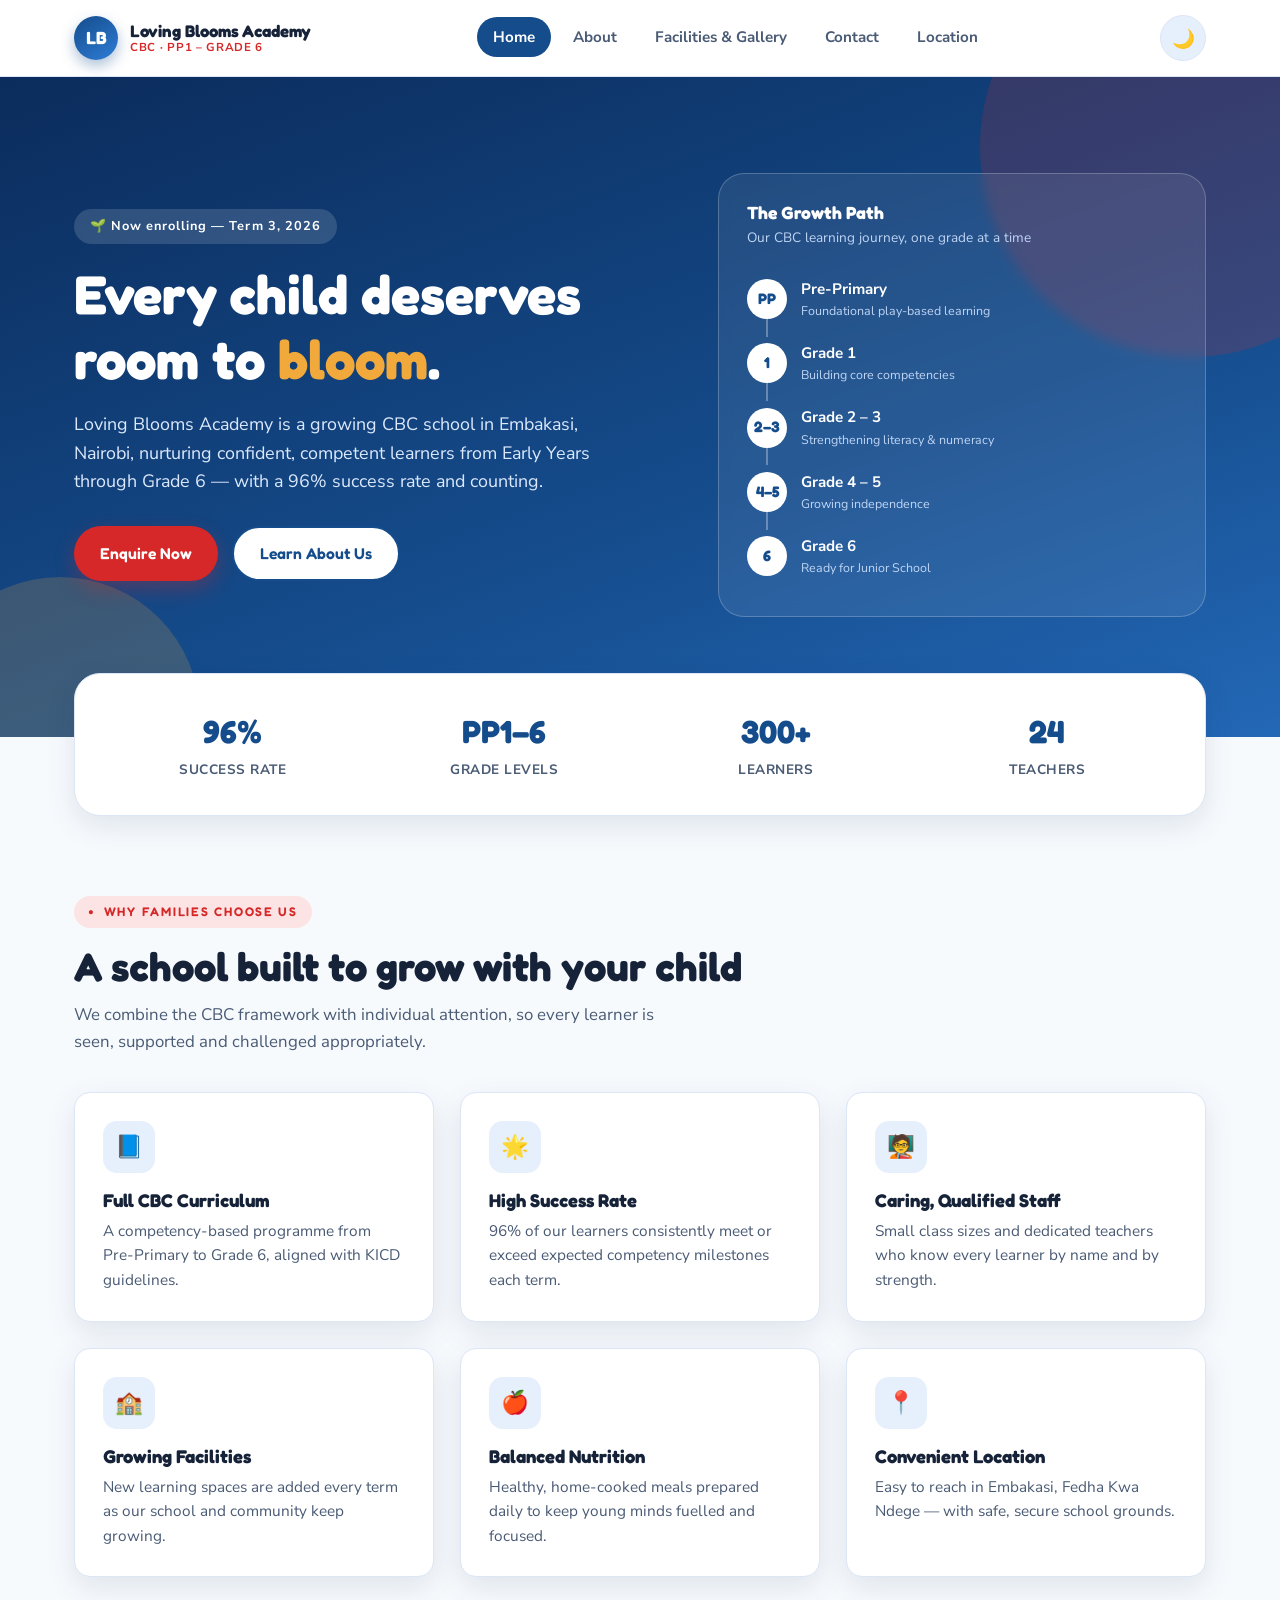
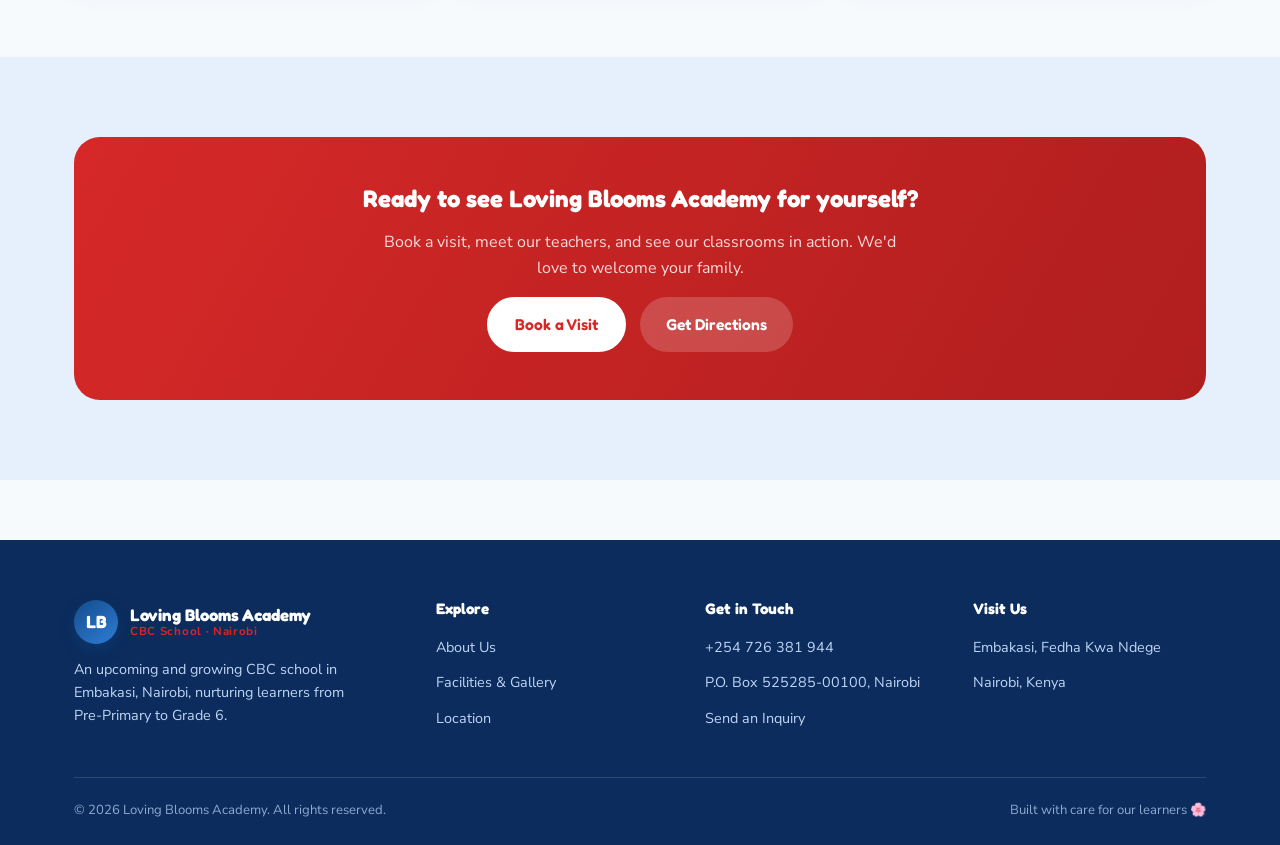
<file: LovingBloomsAcademy/html/index.html>
<!DOCTYPE html>
<html lang="en">
<head>
<meta charset="UTF-8">
<meta name="viewport" content="width=device-width, initial-scale=1.0">
<title>Loving Blooms Academy — CBC School in Embakasi, Nairobi</title>
<meta name="description" content="Loving Blooms Academy is a growing CBC school in Embakasi, Fedha Kwa Ndege, Nairobi, offering Early Years to Grade 6 with a high success rate.">
<link rel="stylesheet" href="../css/style.css">
</head>
<body>

<!-- ===================== HEADER / NAV ===================== -->
<header class="site-header">
  <nav class="navbar container">
    <a href="index.html" class="brand">
      <div class="brand-mark">LB</div>
      <div class="brand-text">
        <strong>Loving Blooms Academy</strong>
        <span>CBC · PP1 – GRADE 6</span>
      </div>
    </a>

    <ul class="nav-links">
      <li><a href="index.html" class="active">Home</a></li>
      <li><a href="about.html">About</a></li>
      <li><a href="facilities.html">Facilities &amp; Gallery</a></li>
      <li><a href="contact.html">Contact</a></li>
      <li><a href="location.html">Location</a></li>
    </ul>

    <div class="nav-actions">
      <button class="theme-toggle" aria-label="Switch to dark mode">🌙</button>
      <button class="nav-toggle" aria-label="Open menu" aria-expanded="false">
        <span></span><span></span><span></span>
      </button>
    </div>
  </nav>
</header>

<!-- ===================== HERO ===================== -->
<section class="hero">
  <div class="container hero-grid">
    <div>
      <div class="hero-eyebrow">🌱 Now enrolling — Term 3, 2026</div>
      <h1>Every child deserves room to <em>bloom</em>.</h1>
      <p>Loving Blooms Academy is a growing CBC school in Embakasi, Nairobi, nurturing confident, competent learners from Early Years through Grade 6 — with a 96% success rate and counting.</p>
      <div class="hero-actions">
        <a href="contact.html" class="btn btn-primary">Enquire Now</a>
        <a href="about.html" class="btn btn-secondary">Learn About Us</a>
      </div>
    </div>

    <div class="grade-path">
      <h3>The Growth Path</h3>
      <p class="small">Our CBC learning journey, one grade at a time</p>
      <div class="path-track">
        <div class="path-step"><div class="path-node">PP</div><div class="path-label">Pre-Primary<span>Foundational play-based learning</span></div></div>
        <div class="path-step"><div class="path-node">1</div><div class="path-label">Grade 1<span>Building core competencies</span></div></div>
        <div class="path-step"><div class="path-node">2–3</div><div class="path-label">Grade 2 – 3<span>Strengthening literacy &amp; numeracy</span></div></div>
        <div class="path-step"><div class="path-node">4–5</div><div class="path-label">Grade 4 – 5<span>Growing independence</span></div></div>
        <div class="path-step"><div class="path-node">6</div><div class="path-label">Grade 6<span>Ready for Junior School</span></div></div>
      </div>
    </div>
  </div>
</section>

<div class="container">
  <div class="stat-strip" data-stats>
    <!-- populated by main.js from data/school-data.json -->
    <div class="stat"><strong>96%</strong><span>Success Rate</span></div>
    <div class="stat"><strong>PP1–6</strong><span>Grade Levels</span></div>
    <div class="stat"><strong>300+</strong><span>Learners</span></div>
    <div class="stat"><strong>24</strong><span>Teachers</span></div>
  </div>
</div>

<!-- ===================== WHY US ===================== -->
<section class="section">
  <div class="container">
    <span class="eyebrow">Why families choose us</span>
    <h2 class="section-title">A school built to grow with your child</h2>
    <p class="section-lede">We combine the CBC framework with individual attention, so every learner is seen, supported and challenged appropriately.</p>

    <div class="grid grid-3" style="margin-top:36px;">
      <div class="card reveal">
        <div class="icon-badge">📘</div>
        <h3>Full CBC Curriculum</h3>
        <p>A competency-based programme from Pre-Primary to Grade 6, aligned with KICD guidelines.</p>
      </div>
      <div class="card reveal">
        <div class="icon-badge">🌟</div>
        <h3>High Success Rate</h3>
        <p>96% of our learners consistently meet or exceed expected competency milestones each term.</p>
      </div>
      <div class="card reveal">
        <div class="icon-badge">🧑‍🏫</div>
        <h3>Caring, Qualified Staff</h3>
        <p>Small class sizes and dedicated teachers who know every learner by name and by strength.</p>
      </div>
      <div class="card reveal">
        <div class="icon-badge">🏫</div>
        <h3>Growing Facilities</h3>
        <p>New learning spaces are added every term as our school and community keep growing.</p>
      </div>
      <div class="card reveal">
        <div class="icon-badge">🍎</div>
        <h3>Balanced Nutrition</h3>
        <p>Healthy, home-cooked meals prepared daily to keep young minds fuelled and focused.</p>
      </div>
      <div class="card reveal">
        <div class="icon-badge">📍</div>
        <h3>Convenient Location</h3>
        <p>Easy to reach in Embakasi, Fedha Kwa Ndege — with safe, secure school grounds.</p>
      </div>
    </div>
  </div>
</section>

<!-- ===================== CTA ===================== -->
<section class="section alt">
  <div class="container">
    <div class="cta-band">
      <h2>Ready to see Loving Blooms Academy for yourself?</h2>
      <p>Book a visit, meet our teachers, and see our classrooms in action. We'd love to welcome your family.</p>
      <div class="hero-actions">
        <a href="contact.html" class="btn btn-secondary">Book a Visit</a>
        <a href="location.html" class="btn" style="background:rgba(255,255,255,.18); color:#fff;">Get Directions</a>
      </div>
    </div>
  </div>
</section>

<!-- ===================== FOOTER ===================== -->
<footer class="site-footer">
  <div class="container">
    <div class="footer-grid">
      <div>
        <div class="brand" style="margin-bottom:14px;">
          <div class="brand-mark">LB</div>
          <div class="brand-text"><strong style="color:#fff;">Loving Blooms Academy</strong><span>CBC School · Nairobi</span></div>
        </div>
        <p style="color:#BFD5F5; font-size:.9rem; max-width:280px;">An upcoming and growing CBC school in Embakasi, Nairobi, nurturing learners from Pre-Primary to Grade 6.</p>
      </div>
      <div>
        <h4>Explore</h4>
        <ul>
          <li><a href="about.html">About Us</a></li>
          <li><a href="facilities.html">Facilities &amp; Gallery</a></li>
          <li><a href="location.html">Location</a></li>
        </ul>
      </div>
      <div>
        <h4>Get in Touch</h4>
        <ul>
          <li><a href="tel:+254726381944">+254 726 381 944</a></li>
          <li><a href="contact.html">P.O. Box 525285-00100, Nairobi</a></li>
          <li><a href="contact.html">Send an Inquiry</a></li>
        </ul>
      </div>
      <div>
        <h4>Visit Us</h4>
        <ul>
          <li><a href="location.html">Embakasi, Fedha Kwa Ndege</a></li>
          <li><a href="location.html">Nairobi, Kenya</a></li>
        </ul>
      </div>
    </div>
    <div class="footer-bottom">
      <span>© 2026 Loving Blooms Academy. All rights reserved.</span>
      <span>Built with care for our learners 🌸</span>
    </div>
  </div>
</footer>

<script src="../js/main.js"></script>
</body>
</html>
</file>
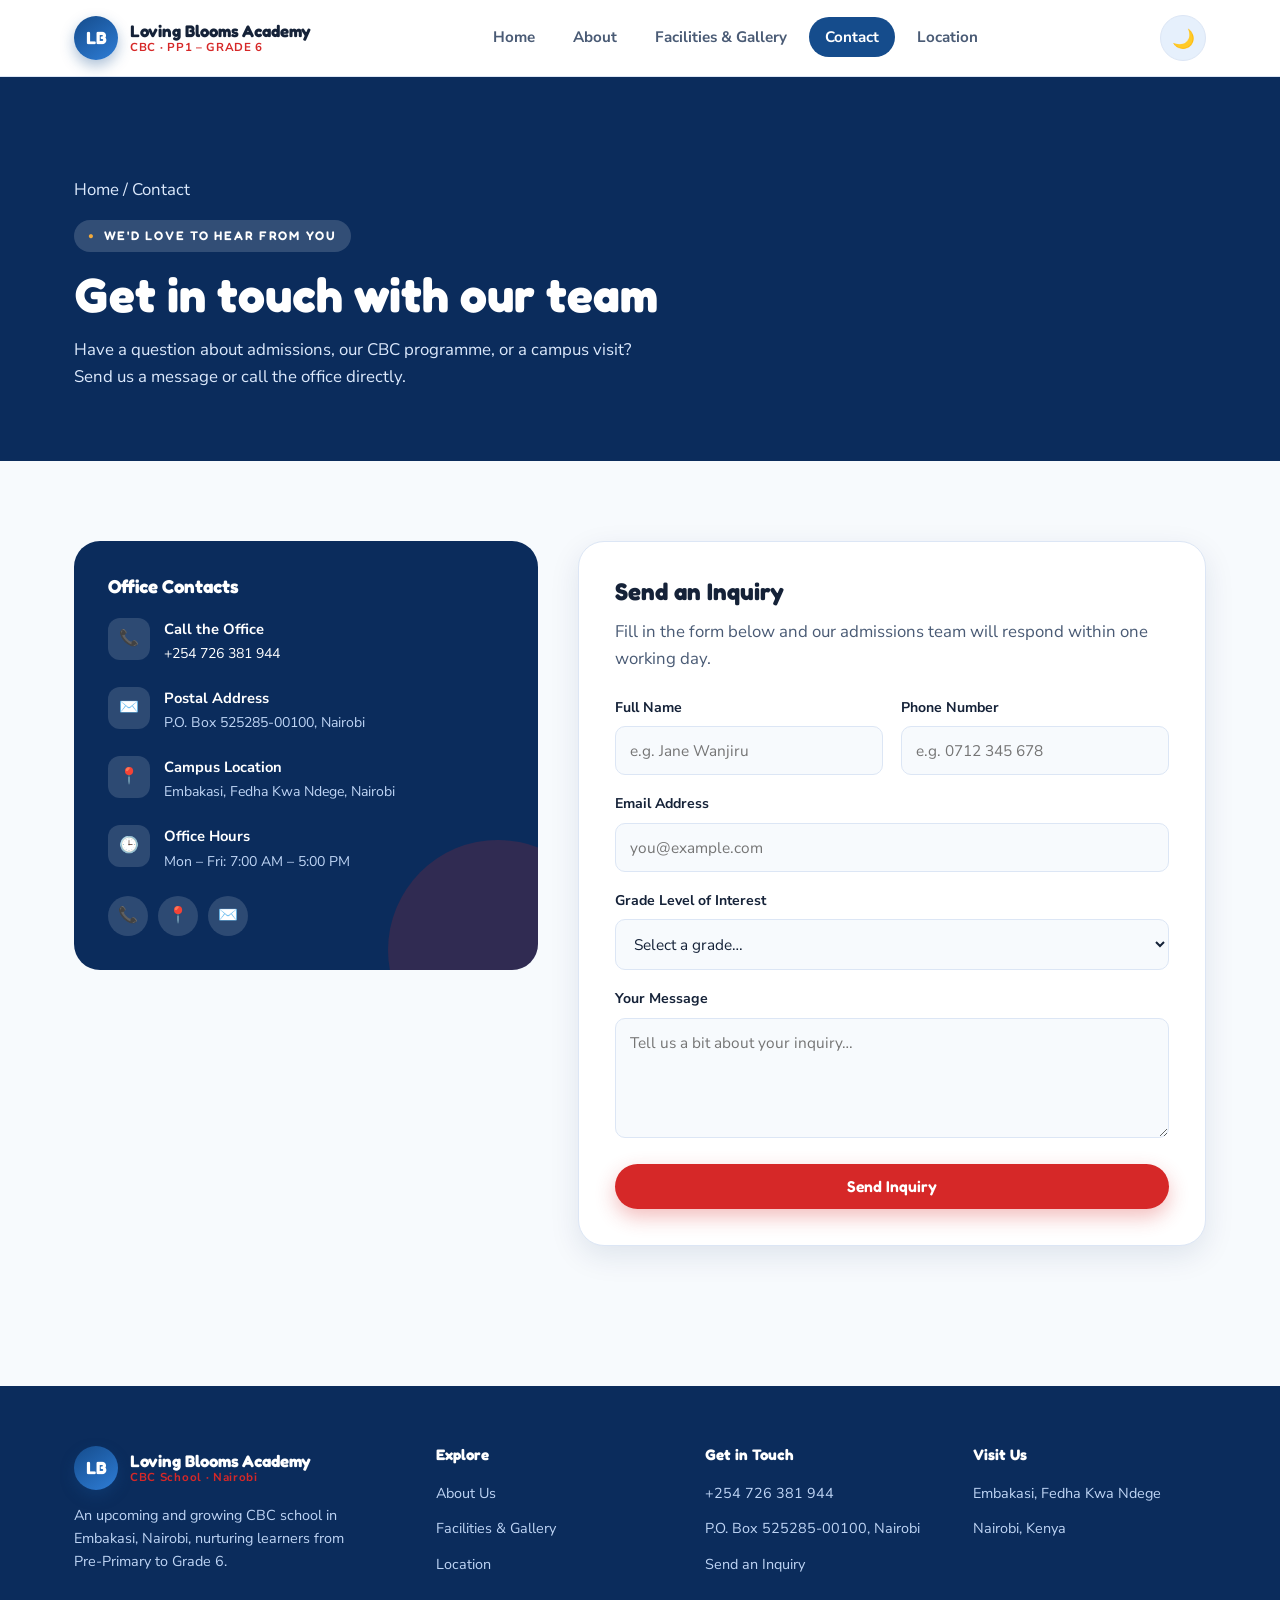
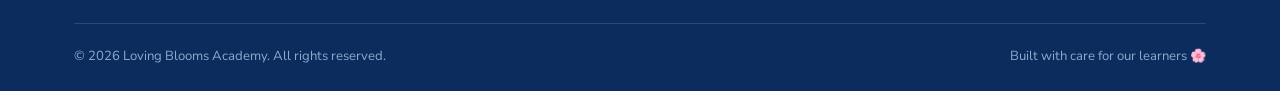
<file: LovingBloomsAcademy/html/contact.html>
<!DOCTYPE html>
<html lang="en">
<head>
<meta charset="UTF-8">
<meta name="viewport" content="width=device-width, initial-scale=1.0">
<title>Contact Us — Loving Blooms Academy</title>
<meta name="description" content="Get in touch with Loving Blooms Academy in Embakasi, Nairobi. Call +254 726 381 944 or send us an inquiry.">
<link rel="stylesheet" href="../css/style.css">
</head>
<body>

<header class="site-header">
  <nav class="navbar container">
    <a href="index.html" class="brand">
      <div class="brand-mark">LB</div>
      <div class="brand-text"><strong>Loving Blooms Academy</strong><span>CBC · PP1 – GRADE 6</span></div>
    </a>
    <ul class="nav-links">
      <li><a href="index.html">Home</a></li>
      <li><a href="about.html">About</a></li>
      <li><a href="facilities.html">Facilities &amp; Gallery</a></li>
      <li><a href="contact.html" class="active">Contact</a></li>
      <li><a href="location.html">Location</a></li>
    </ul>
    <div class="nav-actions">
      <button class="theme-toggle" aria-label="Switch to dark mode">🌙</button>
      <button class="nav-toggle" aria-label="Open menu" aria-expanded="false"><span></span><span></span><span></span></button>
    </div>
  </nav>
</header>

<section class="page-hero" style="background-color:var(--blue-900);">
  <div class="container">
    <p class="breadcrumb"><a href="index.html">Home</a> / Contact</p>
    <span class="eyebrow">We'd Love to Hear From You</span>
    <h1>Get in touch with our team</h1>
    <p>Have a question about admissions, our CBC programme, or a campus visit? Send us a message or call the office directly.</p>
  </div>
</section>

<section class="section">
  <div class="container contact-wrap">

    <!-- ===================== CONTACT INFO ===================== -->
    <div class="reveal">
      <div class="contact-info-card">
        <h3>Office Contacts</h3>

        <div class="contact-row">
          <div class="ic">📞</div>
          <div><strong>Call the Office</strong><span><a href="tel:+254726381944" style="color:#fff;">+254 726 381 944</a></span></div>
        </div>

        <div class="contact-row">
          <div class="ic">✉️</div>
          <div><strong>Postal Address</strong><span>P.O. Box 525285-00100, Nairobi</span></div>
        </div>

        <div class="contact-row">
          <div class="ic">📍</div>
          <div><strong>Campus Location</strong><span>Embakasi, Fedha Kwa Ndege, Nairobi</span></div>
        </div>

        <div class="contact-row">
          <div class="ic">🕒</div>
          <div><strong>Office Hours</strong><span>Mon – Fri: 7:00 AM – 5:00 PM</span></div>
        </div>

        <div class="social-row">
          <a href="tel:+254726381944" aria-label="Call us">📞</a>
          <a href="location.html" aria-label="View location">📍</a>
          <a href="mailto:info@lovingbloomsacademy.ac.ke" aria-label="Email us">✉️</a>
        </div>
      </div>
    </div>

    <!-- ===================== INQUIRY FORM ===================== -->
    <div class="reveal form-card">
      <h2 class="section-title" style="font-size:1.5rem;">Send an Inquiry</h2>
      <p class="section-lede" style="margin-bottom:24px;">Fill in the form below and our admissions team will respond within one working day.</p>

      <form id="inquiry-form" novalidate>
        <div class="form-row">
          <div class="field" data-field-wrap="name">
            <label for="name">Full Name</label>
            <input type="text" id="name" name="name" placeholder="e.g. Jane Wanjiru" required>
            <div class="err"></div>
          </div>
          <div class="field" data-field-wrap="phone">
            <label for="phone">Phone Number</label>
            <input type="tel" id="phone" name="phone" placeholder="e.g. 0712 345 678" required>
            <div class="err"></div>
          </div>
        </div>

        <div class="field" data-field-wrap="email">
          <label for="email">Email Address</label>
          <input type="email" id="email" name="email" placeholder="you@example.com" required>
          <div class="err"></div>
        </div>

        <div class="field" data-field-wrap="grade">
          <label for="grade">Grade Level of Interest</label>
          <select id="grade" name="grade" required>
            <option value="">Select a grade…</option>
            <option>Pre-Primary (PP1 – PP2)</option>
            <option>Grade 1</option>
            <option>Grade 2</option>
            <option>Grade 3</option>
            <option>Grade 4</option>
            <option>Grade 5</option>
            <option>Grade 6</option>
            <option>General Inquiry</option>
          </select>
          <div class="err"></div>
        </div>

        <div class="field" data-field-wrap="message">
          <label for="message">Your Message</label>
          <textarea id="message" name="message" placeholder="Tell us a bit about your inquiry…" required></textarea>
          <div class="err"></div>
        </div>

        <button type="submit" class="btn btn-primary btn-block">Send Inquiry</button>
        <div id="form-status" class="form-status"></div>
      </form>
    </div>
  </div>
</section>

<footer class="site-footer">
  <div class="container">
    <div class="footer-grid">
      <div>
        <div class="brand" style="margin-bottom:14px;">
          <div class="brand-mark">LB</div>
          <div class="brand-text"><strong style="color:#fff;">Loving Blooms Academy</strong><span>CBC School · Nairobi</span></div>
        </div>
        <p style="color:#BFD5F5; font-size:.9rem; max-width:280px;">An upcoming and growing CBC school in Embakasi, Nairobi, nurturing learners from Pre-Primary to Grade 6.</p>
      </div>
      <div>
        <h4>Explore</h4>
        <ul><li><a href="about.html">About Us</a></li><li><a href="facilities.html">Facilities &amp; Gallery</a></li><li><a href="location.html">Location</a></li></ul>
      </div>
      <div>
        <h4>Get in Touch</h4>
        <ul><li><a href="tel:+254726381944">+254 726 381 944</a></li><li><a href="contact.html">P.O. Box 525285-00100, Nairobi</a></li><li><a href="contact.html">Send an Inquiry</a></li></ul>
      </div>
      <div>
        <h4>Visit Us</h4>
        <ul><li><a href="location.html">Embakasi, Fedha Kwa Ndege</a></li><li><a href="location.html">Nairobi, Kenya</a></li></ul>
      </div>
    </div>
    <div class="footer-bottom">
      <span>© 2026 Loving Blooms Academy. All rights reserved.</span>
      <span>Built with care for our learners 🌸</span>
    </div>
  </div>
</footer>

<script src="../js/main.js"></script>
<script src="../api/contact-api.js"></script>
<script src="../js/contact.js"></script>
</body>
</html>
</file>
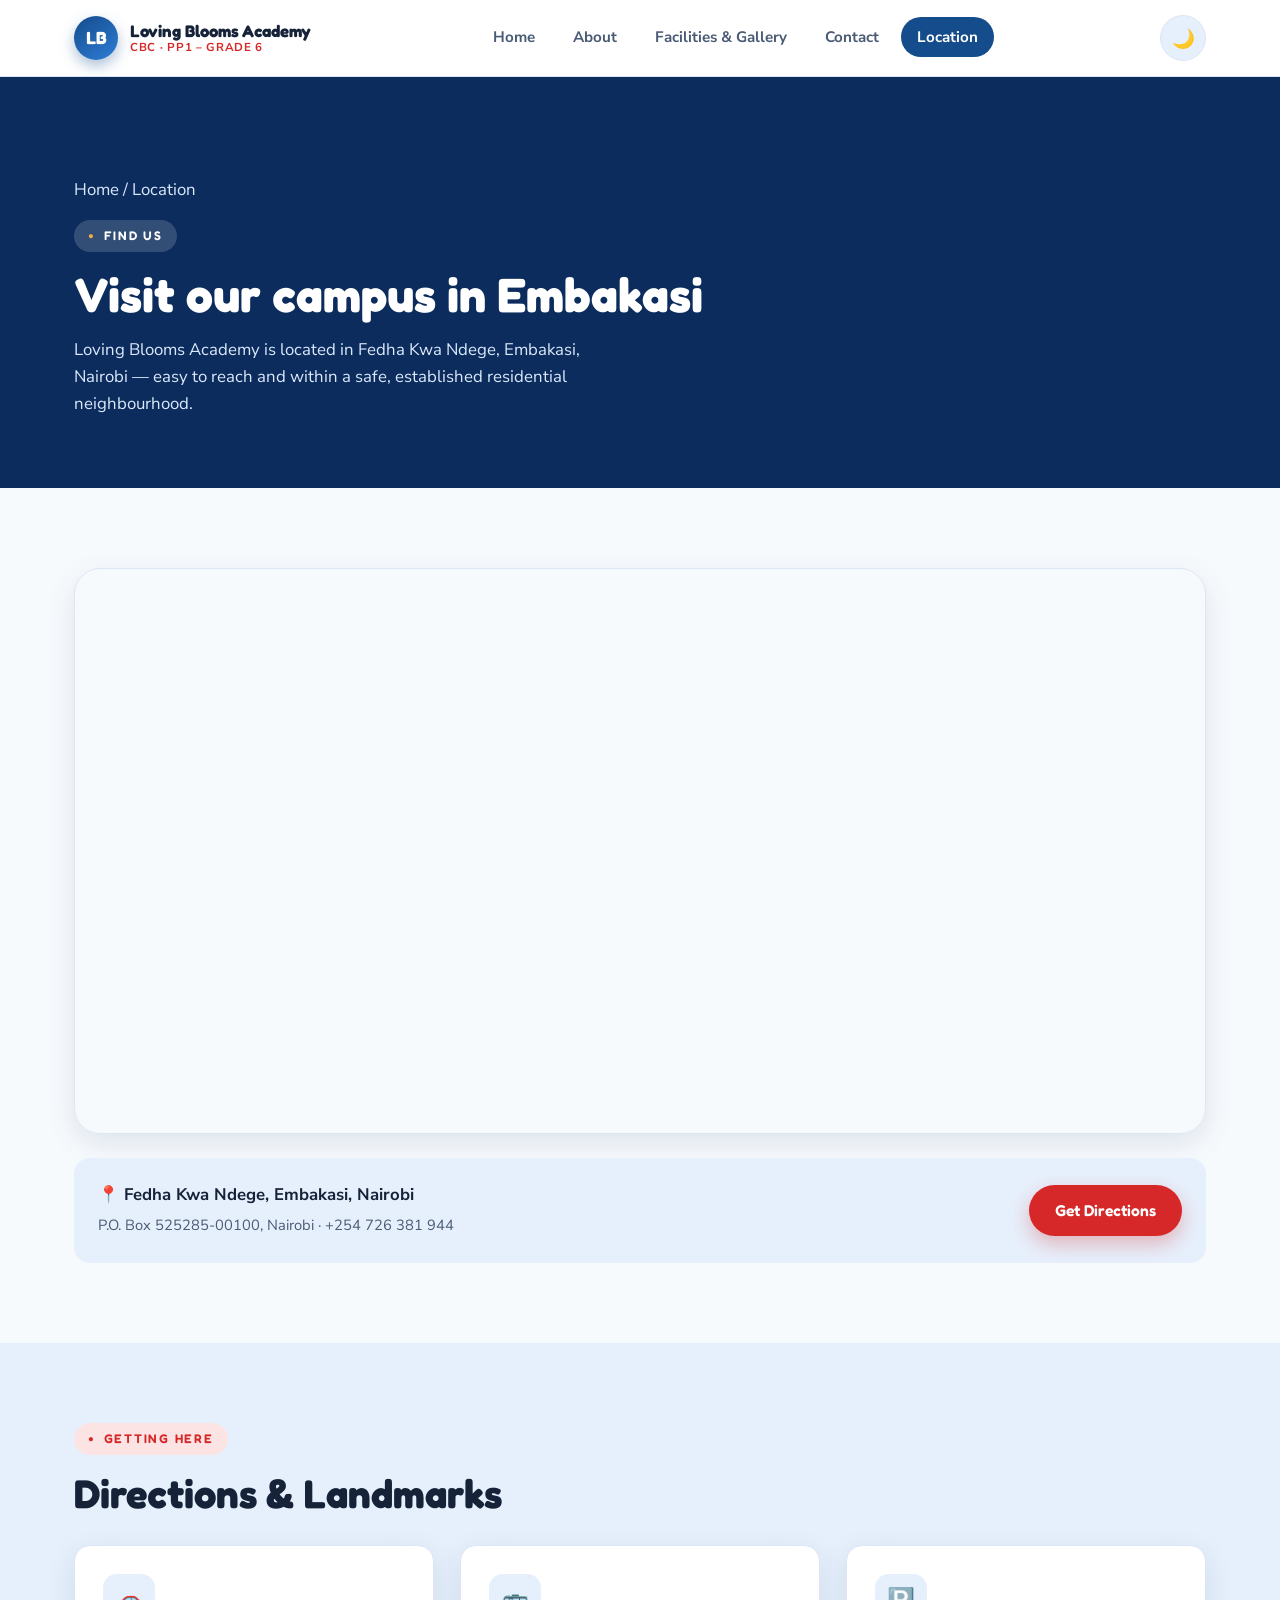
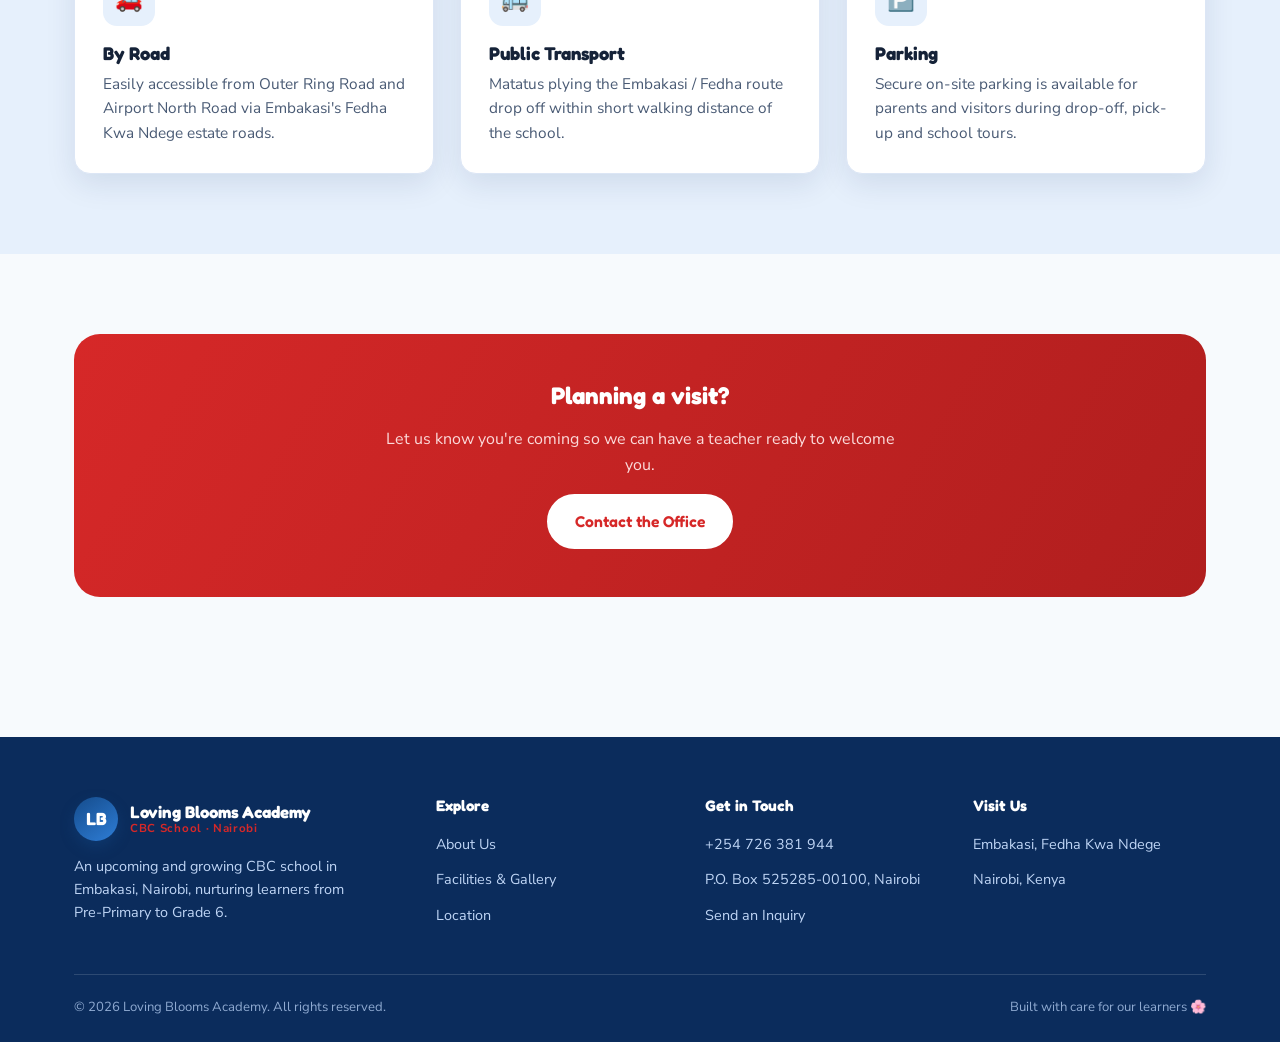
<file: LovingBloomsAcademy/html/location.html>
<!DOCTYPE html>
<html lang="en">
<head>
<meta charset="UTF-8">
<meta name="viewport" content="width=device-width, initial-scale=1.0">
<title>Our Location — Loving Blooms Academy</title>
<meta name="description" content="Find Loving Blooms Academy in Embakasi, Fedha Kwa Ndege, Nairobi.">
<link rel="stylesheet" href="../css/style.css">
</head>
<body>

<header class="site-header">
  <nav class="navbar container">
    <a href="index.html" class="brand">
      <div class="brand-mark">LB</div>
      <div class="brand-text"><strong>Loving Blooms Academy</strong><span>CBC · PP1 – GRADE 6</span></div>
    </a>
    <ul class="nav-links">
      <li><a href="index.html">Home</a></li>
      <li><a href="about.html">About</a></li>
      <li><a href="facilities.html">Facilities &amp; Gallery</a></li>
      <li><a href="contact.html">Contact</a></li>
      <li><a href="location.html" class="active">Location</a></li>
    </ul>
    <div class="nav-actions">
      <button class="theme-toggle" aria-label="Switch to dark mode">🌙</button>
      <button class="nav-toggle" aria-label="Open menu" aria-expanded="false"><span></span><span></span><span></span></button>
    </div>
  </nav>
</header>

<section class="page-hero" style="background-color:var(--blue-900);">
  <div class="container">
    <p class="breadcrumb"><a href="index.html">Home</a> / Location</p>
    <span class="eyebrow">Find Us</span>
    <h1>Visit our campus in Embakasi</h1>
    <p>Loving Blooms Academy is located in Fedha Kwa Ndege, Embakasi, Nairobi — easy to reach and within a safe, established residential neighbourhood.</p>
  </div>
</section>

<section class="section">
  <div class="container">
    <div class="map-shell reveal">
      <iframe
        src="https://www.google.com/maps?q=Fedha+Kwa+Ndege,+Embakasi,+Nairobi,+Kenya&output=embed"
        allowfullscreen
        loading="lazy"
        referrerpolicy="no-referrer-when-downgrade"
        title="Map showing Loving Blooms Academy location in Embakasi, Fedha Kwa Ndege, Nairobi">
      </iframe>
    </div>

    <div class="directions-card reveal">
      <div>
        <strong style="display:block; font-size:1.05rem; margin-bottom:4px;">📍 Fedha Kwa Ndege, Embakasi, Nairobi</strong>
        <span style="color:var(--text-muted); font-size:.92rem;">P.O. Box 525285-00100, Nairobi · +254 726 381 944</span>
      </div>
      <a class="btn btn-primary" target="_blank" rel="noopener"
         href="https://www.google.com/maps/dir/?api=1&destination=Fedha+Kwa+Ndege,+Embakasi,+Nairobi,+Kenya">
         Get Directions
      </a>
    </div>
  </div>
</section>

<section class="section alt">
  <div class="container">
    <span class="eyebrow">Getting Here</span>
    <h2 class="section-title">Directions &amp; Landmarks</h2>
    <div class="grid grid-3" style="margin-top:28px;">
      <div class="card reveal">
        <div class="icon-badge">🚗</div>
        <h3>By Road</h3>
        <p>Easily accessible from Outer Ring Road and Airport North Road via Embakasi's Fedha Kwa Ndege estate roads.</p>
      </div>
      <div class="card reveal">
        <div class="icon-badge">🚌</div>
        <h3>Public Transport</h3>
        <p>Matatus plying the Embakasi / Fedha route drop off within short walking distance of the school.</p>
      </div>
      <div class="card reveal">
        <div class="icon-badge">🅿️</div>
        <h3>Parking</h3>
        <p>Secure on-site parking is available for parents and visitors during drop-off, pick-up and school tours.</p>
      </div>
    </div>
  </div>
</section>

<section class="section">
  <div class="container">
    <div class="cta-band">
      <h2>Planning a visit?</h2>
      <p>Let us know you're coming so we can have a teacher ready to welcome you.</p>
      <a href="contact.html" class="btn btn-secondary">Contact the Office</a>
    </div>
  </div>
</section>

<footer class="site-footer">
  <div class="container">
    <div class="footer-grid">
      <div>
        <div class="brand" style="margin-bottom:14px;">
          <div class="brand-mark">LB</div>
          <div class="brand-text"><strong style="color:#fff;">Loving Blooms Academy</strong><span>CBC School · Nairobi</span></div>
        </div>
        <p style="color:#BFD5F5; font-size:.9rem; max-width:280px;">An upcoming and growing CBC school in Embakasi, Nairobi, nurturing learners from Pre-Primary to Grade 6.</p>
      </div>
      <div>
        <h4>Explore</h4>
        <ul><li><a href="about.html">About Us</a></li><li><a href="facilities.html">Facilities &amp; Gallery</a></li><li><a href="location.html">Location</a></li></ul>
      </div>
      <div>
        <h4>Get in Touch</h4>
        <ul><li><a href="tel:+254726381944">+254 726 381 944</a></li><li><a href="contact.html">P.O. Box 525285-00100, Nairobi</a></li><li><a href="contact.html">Send an Inquiry</a></li></ul>
      </div>
      <div>
        <h4>Visit Us</h4>
        <ul><li><a href="location.html">Embakasi, Fedha Kwa Ndege</a></li><li><a href="location.html">Nairobi, Kenya</a></li></ul>
      </div>
    </div>
    <div class="footer-bottom">
      <span>© 2026 Loving Blooms Academy. All rights reserved.</span>
      <span>Built with care for our learners 🌸</span>
    </div>
  </div>
</footer>

<script src="../js/main.js"></script>
</body>
</html>
</file>
<file: LovingBloomsAcademy/css/style.css>
/* =========================================================
   LOVING BLOOMS ACADEMY — STYLESHEET
   Design language: "Growth Path" — a school that is young,
   climbing, and confident. Deep royal blue = trust & CBC
   structure. Poppy red = energy, celebration, achievement.
   ========================================================= */

@import url('https://fonts.googleapis.com/css2?family=Fredoka:wght@500;600;700&family=Nunito+Sans:ital,wght@0,400;0,600;0,700;0,800;1,400&display=swap');

/* ---------- Design Tokens ---------- */
:root{
  /* Brand palette */
  --blue-900:#0B2C5C;   /* deep navy - headers, footer */
  --blue-700:#154C8C;   /* primary brand blue */
  --blue-500:#2E7DD6;   /* interactive blue */
  --blue-100:#E6F0FC;   /* pale blue tint - section backgrounds */
  --red-600:#D62828;    /* poppy red - primary CTA / accent */
  --red-700:#B01E1E;    /* red hover */
  --red-100:#FCE4E4;    /* pale red tint - badges */
  --gold-500:#F2A93B;   /* small warm spark, sparingly, for stars/success */

  /* Surface + text (LIGHT mode) */
  --bg:#F7FAFD;
  --surface:#FFFFFF;
  --surface-alt:var(--blue-100);
  --text:#152238;
  --text-muted:#4A5B75;
  --border:#DCE6F5;
  --shadow: 0 10px 30px rgba(11,44,92,0.10);

  /* Type */
  --font-display:'Fredoka', 'Segoe UI', sans-serif;
  --font-body:'Nunito Sans', 'Segoe UI', sans-serif;

  /* Layout */
  --max-w: 1180px;
  --radius-sm: 10px;
  --radius-md: 16px;
  --radius-lg: 26px;
  --nav-h: 76px;

  --transition: 220ms cubic-bezier(.4,0,.2,1);
}

[data-theme="dark"]{
  --bg:#0A1929;
  --surface:#0F2540;
  --surface-alt:#122C4C;
  --text:#EAF1FC;
  --text-muted:#A9BEDA;
  --border:#1D3E63;
  --blue-100:#12305A;
  --shadow: 0 10px 30px rgba(0,0,0,0.45);
}

/* ---------- Reset ---------- */
*,*::before,*::after{ box-sizing:border-box; margin:0; padding:0; }
html{ scroll-behavior:smooth; }
body{
  font-family:var(--font-body);
  background:var(--bg);
  color:var(--text);
  line-height:1.6;
  transition:background var(--transition), color var(--transition);
  overflow-x:hidden;
}
img{ max-width:100%; display:block; }
a{ color:inherit; text-decoration:none; }
ul{ list-style:none; }
button{ font-family:inherit; cursor:pointer; border:none; background:none; }
h1,h2,h3,h4{ font-family:var(--font-display); color:var(--text); line-height:1.2; }
.container{ max-width:var(--max-w); margin:0 auto; padding:0 24px; }

/* Visible keyboard focus everywhere */
a:focus-visible, button:focus-visible, input:focus-visible,
textarea:focus-visible, select:focus-visible{
  outline:3px solid var(--gold-500);
  outline-offset:2px;
  border-radius:6px;
}

@media (prefers-reduced-motion: reduce){
  *{ animation-duration:0.01ms !important; animation-iteration-count:1 !important; transition-duration:0.01ms !important; scroll-behavior:auto !important; }
}

/* ---------- Eyebrow / section labels ---------- */
.eyebrow{
  display:inline-flex; align-items:center; gap:8px;
  font-family:var(--font-display); font-weight:600; font-size:.78rem;
  letter-spacing:.14em; text-transform:uppercase;
  color:var(--red-600); background:var(--red-100);
  padding:6px 14px; border-radius:99px; margin-bottom:14px;
}
[data-theme="dark"] .eyebrow{ background:rgba(214,40,40,.18); }
.eyebrow::before{ content:"●"; font-size:.6rem; color:var(--red-600); }

.section-title{ font-size:clamp(1.7rem,3.2vw,2.5rem); margin-bottom:12px; }
.section-lede{ color:var(--text-muted); max-width:620px; font-size:1.05rem; }
.section{ padding:80px 0; }
.section.alt{ background:var(--surface-alt); }

/* ---------- Buttons ---------- */
.btn{
  display:inline-flex; align-items:center; justify-content:center; gap:8px;
  font-family:var(--font-display); font-weight:600; font-size:.98rem;
  padding:13px 26px; border-radius:99px;
  transition:transform var(--transition), box-shadow var(--transition), background var(--transition), color var(--transition);
  white-space:nowrap;
}
.btn-primary{ background:var(--red-600); color:#fff; box-shadow:0 8px 20px rgba(214,40,40,.30); }
.btn-primary:hover{ background:var(--red-700); transform:translateY(-3px); box-shadow:0 12px 26px rgba(214,40,40,.38); }
.btn-secondary{ background:#fff; color:var(--blue-700); border:2px solid var(--blue-700); }
[data-theme="dark"] .btn-secondary{ background:transparent; color:#fff; border-color:var(--blue-500); }
.btn-secondary:hover{ background:var(--blue-700); color:#fff; transform:translateY(-3px); }
.btn-block{ width:100%; }
.btn[disabled]{ opacity:.6; cursor:not-allowed; transform:none !important; }

/* ---------- Navigation ---------- */
.site-header{
  position:sticky; top:0; z-index:1000;
  background:var(--surface); border-bottom:1px solid var(--border);
  backdrop-filter:blur(8px);
}
.navbar{
  display:flex; align-items:center; justify-content:space-between;
  height:var(--nav-h);
}
.brand{ display:flex; align-items:center; gap:12px; }
.brand-mark{
  width:44px; height:44px; border-radius:50%;
  background:linear-gradient(145deg, var(--blue-700), var(--blue-500));
  display:flex; align-items:center; justify-content:center;
  color:#fff; font-family:var(--font-display); font-weight:700; font-size:1.1rem;
  box-shadow:0 6px 14px rgba(21,76,140,.35);
  flex-shrink:0;
}
.brand-text{ display:flex; flex-direction:column; line-height:1.15; }
.brand-text strong{ font-family:var(--font-display); font-size:1.05rem; color:var(--text); }
.brand-text span{ font-size:.72rem; color:var(--red-600); font-weight:700; letter-spacing:.06em; }

.nav-links{ display:flex; align-items:center; gap:6px; }
.nav-links a{
  position:relative; font-weight:700; font-size:.95rem; color:var(--text-muted);
  padding:10px 16px; border-radius:99px; transition:color var(--transition), background var(--transition);
}
.nav-links a:hover{ color:var(--blue-700); background:var(--blue-100); }
.nav-links a.active{ color:#fff; background:var(--blue-700); }
[data-theme="dark"] .nav-links a.active{ background:var(--blue-500); }

.nav-actions{ display:flex; align-items:center; gap:10px; }

.theme-toggle{
  width:46px; height:46px; border-radius:50%;
  background:var(--surface-alt); border:1px solid var(--border);
  display:flex; align-items:center; justify-content:center;
  font-size:1.15rem; transition:transform var(--transition), background var(--transition);
}
.theme-toggle:hover{ transform:rotate(18deg) scale(1.06); }

.nav-toggle{
  display:none; width:44px; height:44px; border-radius:10px;
  background:var(--surface-alt); flex-direction:column; align-items:center; justify-content:center; gap:5px;
}
.nav-toggle span{ width:22px; height:2.5px; background:var(--text); border-radius:2px; transition:transform var(--transition), opacity var(--transition); }
.nav-toggle.open span:nth-child(1){ transform:translateY(7.5px) rotate(45deg); }
.nav-toggle.open span:nth-child(2){ opacity:0; }
.nav-toggle.open span:nth-child(3){ transform:translateY(-7.5px) rotate(-45deg); }

@media (max-width: 860px){
  .nav-links{
    position:fixed; inset:var(--nav-h) 0 0 0; flex-direction:column; justify-content:flex-start;
    background:var(--surface); padding:24px; gap:8px;
    transform:translateX(100%); transition:transform var(--transition);
  }
  .nav-links.open{ transform:translateX(0); }
  .nav-links a{ width:100%; text-align:center; padding:14px; font-size:1.05rem; }
  .nav-toggle{ display:flex; }
}

/* ---------- Hero (home) ---------- */
.hero{
  position:relative; overflow:hidden;
  background:linear-gradient(160deg, var(--blue-900) 0%, var(--blue-700) 60%, var(--blue-500) 130%);
  color:#fff; padding:96px 0 120px;
}
.hero::before, .hero::after{
  content:""; position:absolute; border-radius:50%; opacity:.18;
}
.hero::before{ width:420px; height:420px; background:var(--red-600); top:-140px; right:-120px; }
.hero::after{ width:280px; height:280px; background:var(--gold-500); bottom:-120px; left:-80px; }
.hero-grid{ position:relative; z-index:2; display:grid; grid-template-columns:1.1fr .9fr; gap:48px; align-items:center; }
.hero-eyebrow{
  display:inline-flex; align-items:center; gap:8px; background:rgba(255,255,255,.14);
  padding:7px 16px; border-radius:99px; font-weight:700; font-size:.8rem; letter-spacing:.08em; margin-bottom:18px;
}
.hero h1{ font-size:clamp(2.2rem,4.6vw,3.4rem); color:#fff; margin-bottom:18px; }
.hero h1 em{ font-style:normal; color:var(--gold-500); }
.hero p{ color:#DCE9FC; font-size:1.12rem; max-width:520px; margin-bottom:30px; }
.hero-actions{ display:flex; gap:14px; flex-wrap:wrap; }

/* Growth path signature — grade ladder */
.grade-path{
  position:relative; z-index:2; background:rgba(255,255,255,.08);
  border:1px solid rgba(255,255,255,.22); border-radius:var(--radius-lg);
  padding:28px; backdrop-filter:blur(6px);
}
.grade-path h3{ color:#fff; font-size:1.1rem; margin-bottom:4px; }
.grade-path p.small{ color:#BFD5F5; font-size:.85rem; margin-bottom:18px; }
.path-track{ display:flex; flex-direction:column; gap:0; }
.path-step{
  display:flex; align-items:center; gap:14px; padding:10px 0; position:relative;
}
.path-step:not(:last-child)::after{
  content:""; position:absolute; left:19px; top:44px; width:2px; height:26px; background:rgba(255,255,255,.3);
}
.path-node{
  width:40px; height:40px; border-radius:50%; flex-shrink:0;
  display:flex; align-items:center; justify-content:center;
  font-family:var(--font-display); font-weight:700; font-size:.95rem;
  background:#fff; color:var(--blue-700);
}
.path-step:nth-child(6) .path-node{ background:var(--red-600); color:#fff; }
.path-label{ color:#fff; font-weight:700; font-size:.95rem; }
.path-label span{ display:block; font-weight:400; font-size:.78rem; color:#BFD5F5; }

/* ---------- Page hero (about/facilities/contact/location) ---------- */
.page-hero{
  position:relative; padding:100px 0 70px; color:#fff;
  background-size:cover; background-position:center;
  background-color:var(--blue-900); /* fallback while image loads */
}
.page-hero::before{
  content:""; position:absolute; inset:0;
  background:linear-gradient(180deg, rgba(11,44,92,.86), rgba(11,44,92,.72));
}
.page-hero .container{ position:relative; z-index:2; }
.page-hero .eyebrow{ background:rgba(255,255,255,.16); color:#fff; }
.page-hero .eyebrow::before{ color:var(--gold-500); }
.page-hero h1{ color:#fff; font-size:clamp(2rem,4vw,3rem); margin-bottom:14px; }
.page-hero p{ color:#DCE9FC; max-width:560px; font-size:1.05rem; }
.breadcrumb{ font-size:.85rem; color:#BFD5F5; margin-bottom:16px; }
.breadcrumb a:hover{ color:#fff; text-decoration:underline; }

/* CHANGE-ME hook: swap this file to change the About page backdrop */
#about-hero{ background-image:linear-gradient(180deg, rgba(11,44,92,.75), rgba(11,44,92,.6)), url('../assets/images/about-hero.jpg'); }

/* ---------- Cards ---------- */
.grid{ display:grid; gap:26px; }
.grid-3{ grid-template-columns:repeat(3,1fr); }
.grid-2{ grid-template-columns:repeat(2,1fr); }
@media (max-width:900px){ .grid-3{ grid-template-columns:1fr 1fr; } }
@media (max-width:640px){ .grid-3, .grid-2{ grid-template-columns:1fr; } }

.card{
  background:var(--surface); border:1px solid var(--border); border-radius:var(--radius-md);
  padding:28px; box-shadow:var(--shadow);
  transition:transform var(--transition), box-shadow var(--transition), border-color var(--transition);
}
.card:hover{ transform:translateY(-6px); border-color:var(--blue-500); }
.card .icon-badge{
  width:52px; height:52px; border-radius:14px; margin-bottom:16px;
  background:var(--blue-100); color:var(--blue-700); display:flex; align-items:center; justify-content:center;
  font-size:1.4rem; transition:background var(--transition), color var(--transition), transform var(--transition);
}
.card:hover .icon-badge{ background:var(--red-600); color:#fff; transform:rotate(-8deg) scale(1.08); }
.card h3{ font-size:1.15rem; margin-bottom:8px; }
.card p{ color:var(--text-muted); font-size:.96rem; }

/* Stat strip */
.stat-strip{
  display:grid; grid-template-columns:repeat(4,1fr); gap:20px;
  background:var(--surface); border:1px solid var(--border); border-radius:var(--radius-lg);
  padding:32px; box-shadow:var(--shadow); margin-top:-64px; position:relative; z-index:5;
}
.stat{ text-align:center; }
.stat strong{ display:block; font-family:var(--font-display); font-size:2rem; color:var(--blue-700); }
[data-theme="dark"] .stat strong{ color:var(--blue-500); }
.stat span{ color:var(--text-muted); font-size:.85rem; font-weight:700; text-transform:uppercase; letter-spacing:.04em; }
@media (max-width:760px){ .stat-strip{ grid-template-columns:1fr 1fr; margin-top:24px; } }

/* ---------- About page specifics ---------- */
.about-block{ display:grid; grid-template-columns:.9fr 1.1fr; gap:48px; align-items:center; }
@media (max-width:860px){ .about-block{ grid-template-columns:1fr; } }
.pill-list li{ display:flex; gap:10px; align-items:flex-start; margin-bottom:12px; color:var(--text-muted); }
.pill-list li::before{ content:"✓"; flex-shrink:0; width:24px; height:24px; border-radius:50%; background:var(--red-100); color:var(--red-600); font-weight:700; display:flex; align-items:center; justify-content:center; font-size:.8rem; margin-top:2px; }
.success-ring{
  width:200px; height:200px; border-radius:50%; margin:0 auto;
  background:conic-gradient(var(--red-600) 0% 96%, var(--border) 96% 100%);
  display:flex; align-items:center; justify-content:center; position:relative;
}
.success-ring::before{ content:""; position:absolute; inset:14px; border-radius:50%; background:var(--surface); }
.success-ring strong{ position:relative; z-index:2; font-family:var(--font-display); font-size:2.4rem; color:var(--blue-700); }
[data-theme="dark"] .success-ring strong{ color:var(--blue-500); }

/* ---------- Facilities / gallery ---------- */
.facility-list .card{ display:flex; gap:16px; align-items:flex-start; padding:22px; }
.facility-list .icon-badge{ margin-bottom:0; }

.gallery-toolbar{ display:flex; flex-wrap:wrap; gap:10px; margin-bottom:26px; }
.filter-chip{
  padding:9px 18px; border-radius:99px; border:1px solid var(--border); background:var(--surface);
  font-weight:700; font-size:.85rem; color:var(--text-muted); transition:all var(--transition);
}
.filter-chip.active, .filter-chip:hover{ background:var(--blue-700); color:#fff; border-color:var(--blue-700); }

.gallery-grid{ display:grid; grid-template-columns:repeat(4,1fr); gap:16px; }
@media (max-width:900px){ .gallery-grid{ grid-template-columns:repeat(2,1fr); } }
@media (max-width:520px){ .gallery-grid{ grid-template-columns:1fr; } }

.gallery-item{
  position:relative; border-radius:var(--radius-sm); overflow:hidden; aspect-ratio:4/3;
  background:var(--surface-alt); border:1px solid var(--border);
  cursor:pointer; transition:transform var(--transition), box-shadow var(--transition);
}
.gallery-item:hover{ transform:scale(1.03); box-shadow:var(--shadow); z-index:2; }
.gallery-item img{ width:100%; height:100%; object-fit:cover; }
.gallery-item .cap{
  position:absolute; left:0; right:0; bottom:0; padding:10px 12px;
  background:linear-gradient(0deg, rgba(11,44,92,.85), transparent);
  color:#fff; font-size:.82rem; font-weight:700;
  opacity:0; transform:translateY(6px); transition:opacity var(--transition), transform var(--transition);
}
.gallery-item:hover .cap{ opacity:1; transform:translateY(0); }
.gallery-empty{
  grid-column:1/-1; text-align:center; padding:60px 20px; color:var(--text-muted);
  border:2px dashed var(--border); border-radius:var(--radius-md);
}
.gallery-empty span{ font-size:2.2rem; display:block; margin-bottom:10px; }

.lightbox{
  position:fixed; inset:0; background:rgba(6,18,36,.92); z-index:2000;
  display:none; align-items:center; justify-content:center; padding:40px;
}
.lightbox.open{ display:flex; }
.lightbox img{ max-width:min(900px,92vw); max-height:82vh; border-radius:12px; box-shadow:0 20px 60px rgba(0,0,0,.5); }
.lightbox-close{ position:absolute; top:22px; right:26px; color:#fff; font-size:1.8rem; width:48px; height:48px; border-radius:50%; background:rgba(255,255,255,.12); }
.lightbox-close:hover{ background:var(--red-600); }
.lightbox-cap{ position:absolute; bottom:30px; left:0; right:0; text-align:center; color:#fff; font-weight:700; }

/* ---------- Contact page ---------- */
.contact-wrap{ display:grid; grid-template-columns:.85fr 1.15fr; gap:40px; align-items:flex-start; }
@media (max-width:900px){ .contact-wrap{ grid-template-columns:1fr; } }
.contact-info-card{
  background:var(--blue-900); color:#fff; border-radius:var(--radius-lg); padding:34px; position:relative; overflow:hidden;
}
.contact-info-card::after{ content:""; position:absolute; width:220px; height:220px; background:var(--red-600); opacity:.18; border-radius:50%; bottom:-90px; right:-70px; }
.contact-info-card h3{ color:#fff; margin-bottom:20px; }
.contact-row{ display:flex; gap:14px; align-items:flex-start; margin-bottom:20px; position:relative; z-index:2; }
.contact-row .ic{ width:42px; height:42px; border-radius:12px; background:rgba(255,255,255,.14); display:flex; align-items:center; justify-content:center; flex-shrink:0; }
.contact-row strong{ display:block; font-size:.92rem; }
.contact-row span{ color:#BFD5F5; font-size:.88rem; }
.social-row{ display:flex; gap:10px; margin-top:22px; position:relative; z-index:2; }
.social-row a{ width:40px; height:40px; border-radius:50%; background:rgba(255,255,255,.14); display:flex; align-items:center; justify-content:center; transition:background var(--transition), transform var(--transition); }
.social-row a:hover{ background:var(--red-600); transform:translateY(-3px); }

.form-card{ background:var(--surface); border:1px solid var(--border); border-radius:var(--radius-lg); padding:36px; box-shadow:var(--shadow); }
.form-row{ display:grid; grid-template-columns:1fr 1fr; gap:18px; }
@media (max-width:560px){ .form-row{ grid-template-columns:1fr; } }
.field{ margin-bottom:18px; }
.field label{ display:block; font-weight:700; font-size:.88rem; margin-bottom:7px; }
.field input, .field select, .field textarea{
  width:100%; padding:13px 14px; border-radius:10px; border:1.5px solid var(--border);
  background:var(--bg); color:var(--text); font-family:inherit; font-size:.96rem;
  transition:border-color var(--transition), box-shadow var(--transition);
}
.field input:focus, .field select:focus, .field textarea:focus{
  border-color:var(--blue-500); box-shadow:0 0 0 4px rgba(46,125,214,.15); outline:none;
}
.field textarea{ resize:vertical; min-height:120px; }
.field .err{ color:var(--red-600); font-size:.8rem; margin-top:6px; display:none; }
.field.has-error input, .field.has-error select, .field.has-error textarea{ border-color:var(--red-600); }
.field.has-error .err{ display:block; }
.form-status{ margin-top:14px; padding:14px 16px; border-radius:10px; font-weight:700; font-size:.92rem; display:none; }
.form-status.show{ display:block; }
.form-status.success{ background:#E6F6EC; color:#1E7A3D; }
.form-status.error{ background:var(--red-100); color:var(--red-700); }
[data-theme="dark"] .form-status.success{ background:rgba(30,122,61,.2); color:#7FD79A; }

/* ---------- Location page ---------- */
.map-shell{
  border-radius:var(--radius-lg); overflow:hidden; border:1px solid var(--border); box-shadow:var(--shadow);
  aspect-ratio:16/8; position:relative;
}
.map-shell iframe{ width:100%; height:100%; border:0; }
.directions-card{ display:flex; align-items:center; justify-content:space-between; gap:20px; flex-wrap:wrap; background:var(--surface-alt); border-radius:var(--radius-md); padding:24px; margin-top:24px; }

/* ---------- CTA band ---------- */
.cta-band{
  background:linear-gradient(120deg, var(--red-600), var(--red-700));
  color:#fff; border-radius:var(--radius-lg); padding:48px; text-align:center;
  display:flex; flex-direction:column; align-items:center; gap:16px;
}
.cta-band h2{ color:#fff; }
.cta-band p{ color:#FBDADA; max-width:520px; }
.cta-band .btn-secondary{ background:#fff; color:var(--red-600); border-color:#fff; }
.cta-band .btn-secondary:hover{ background:transparent; color:#fff; }

/* ---------- Footer ---------- */
.site-footer{ background:var(--blue-900); color:#DCE9FC; padding:60px 0 24px; margin-top:60px; }
.footer-grid{ display:grid; grid-template-columns:1.4fr 1fr 1fr 1fr; gap:36px; padding-bottom:36px; border-bottom:1px solid rgba(255,255,255,.14); }
@media (max-width:760px){ .footer-grid{ grid-template-columns:1fr 1fr; } }
.footer-grid h4{ color:#fff; font-size:.95rem; margin-bottom:16px; }
.footer-grid li{ margin-bottom:10px; }
.footer-grid a{ color:#BFD5F5; font-size:.9rem; transition:color var(--transition); }
.footer-grid a:hover{ color:var(--gold-500); }
.footer-bottom{ padding-top:22px; display:flex; justify-content:space-between; flex-wrap:wrap; gap:10px; font-size:.82rem; color:#8FAAD1; }

/* ---------- Reveal-on-scroll ---------- */
.reveal{ opacity:0; transform:translateY(24px); transition:opacity .6s ease, transform .6s ease; }
.reveal.in{ opacity:1; transform:translateY(0); }

/* ---------- Toast (dark mode confirm etc.) ---------- */
.toast{
  position:fixed; bottom:24px; right:24px; background:var(--blue-900); color:#fff;
  padding:14px 20px; border-radius:12px; font-weight:700; font-size:.88rem;
  box-shadow:0 12px 30px rgba(0,0,0,.3); transform:translateY(120%); transition:transform var(--transition);
  z-index:3000;
}
.toast.show{ transform:translateY(0); }
</file>
